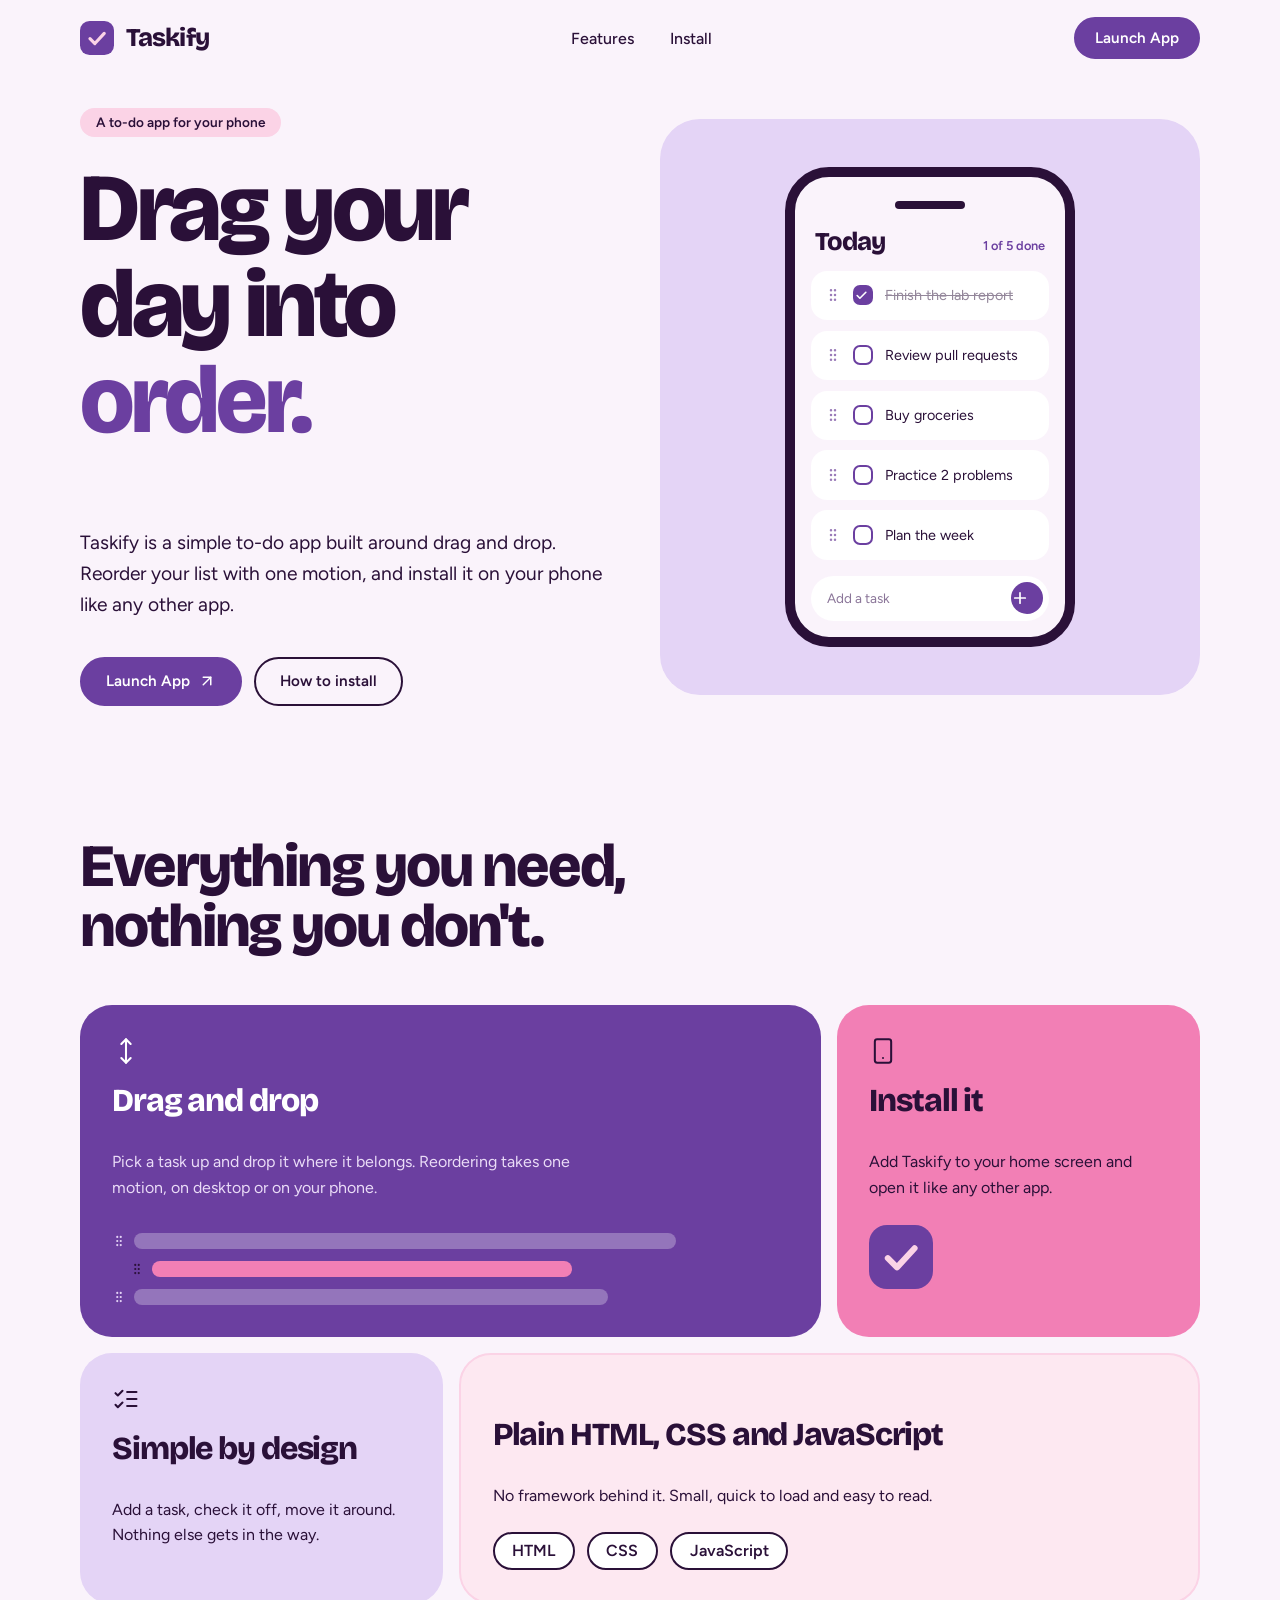
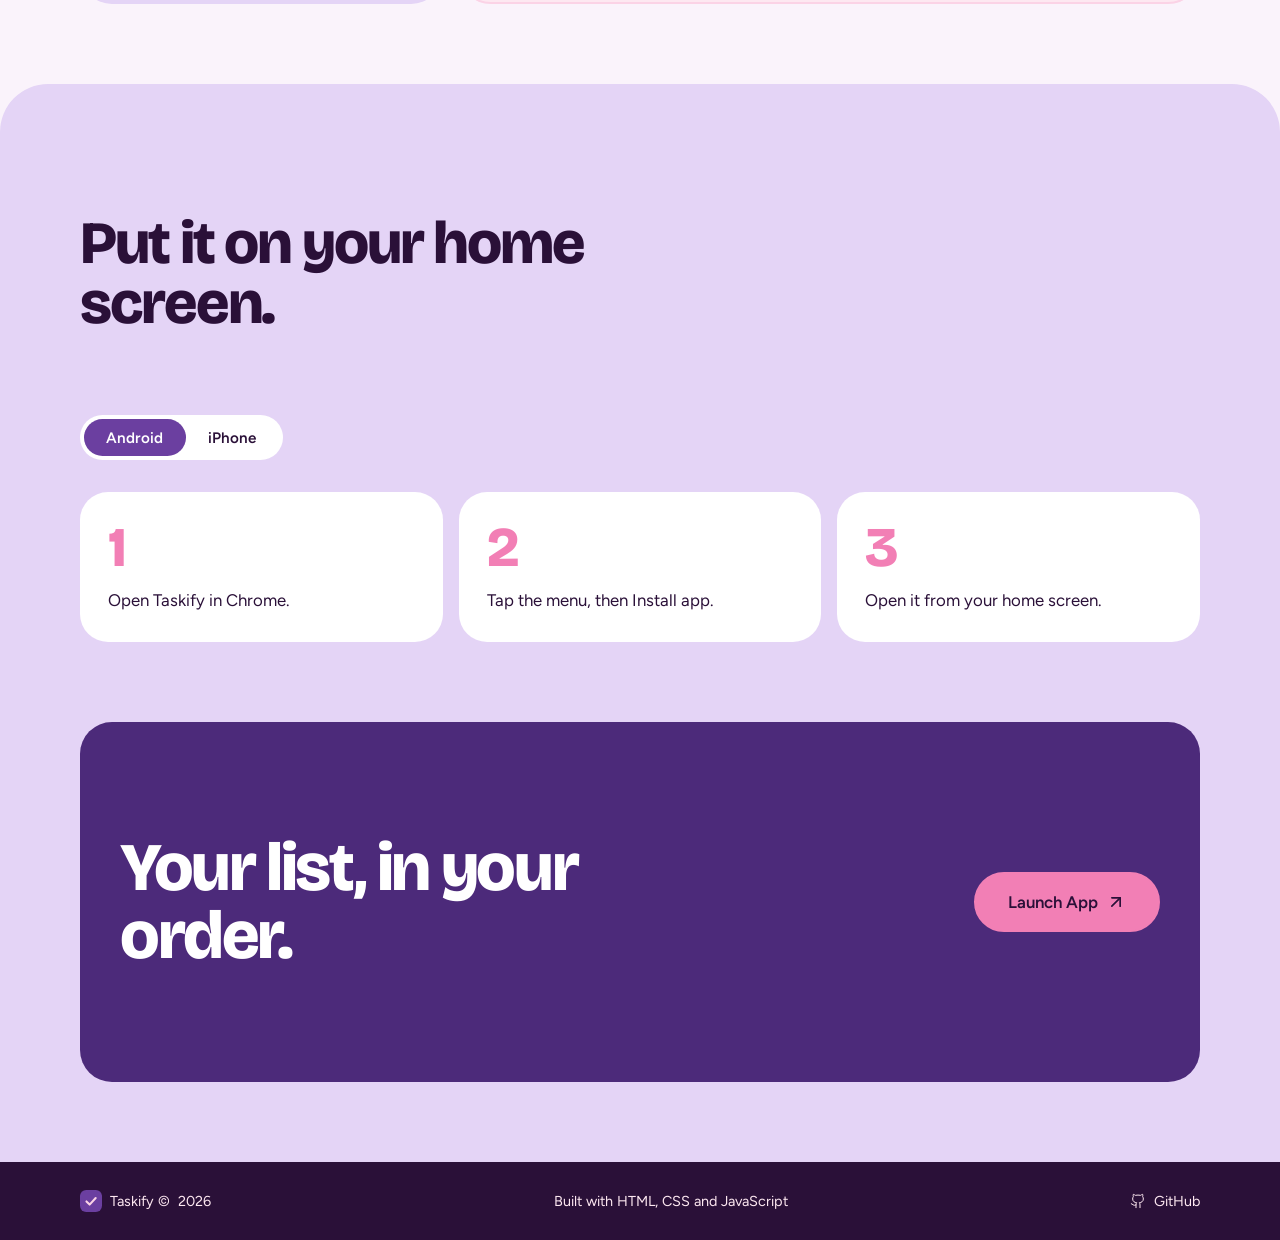
<file: landing.html>
<!DOCTYPE html>
<html lang="en">
<head>
  <meta charset="UTF-8">
  <meta name="viewport" content="width=device-width, initial-scale=1.0">
  <title>Taskify - Drag your day into order</title>
  <meta name="description" content="Taskify is a simple to-do app built around drag and drop. Reorder your list with one motion, and install it on your phone like any other app.">
  <link rel="icon" type="image/png" href="images/icon.png">
  <link rel="manifest" href="./manifest.json">
  <meta name="theme-color" content="#FAF3FB">
  <link rel="preconnect" href="https://fonts.googleapis.com">
  <link rel="preconnect" href="https://fonts.gstatic.com" crossorigin>
  <link href="https://fonts.googleapis.com/css2?family=Bricolage+Grotesque:opsz,wght@12..96,500;12..96,700;12..96,800&family=Figtree:wght@400;500;600&display=swap" rel="stylesheet">
  <style>
    :root {
      --bg: #FAF3FB;
      --ink: #2A1038;
      --purple: #6B3FA0;
      --purple-d: #4C2A7A;
      --pink: #F27FB5;
      --pink-l: #FBD3E6;
      --lilac: #E4D4F6;
      --blush: #FDE8F1;
      --white: #fff;
    }
    * { box-sizing: border-box; }
    html { scroll-behavior: smooth; }
    body {
      margin: 0;
      background: var(--bg);
      color: var(--ink);
      font-family: 'Figtree', system-ui, sans-serif;
      -webkit-font-smoothing: antialiased;
    }
    a { color: inherit; }
    .disp {
      font-family: 'Bricolage Grotesque', 'Figtree', sans-serif;
      font-weight: 800;
      letter-spacing: -.035em;
      line-height: 1;
    }
    .wrap {
      max-width: 1160px;
      margin: 0 auto;
      padding: 0 1.25rem;
    }
    .btn {
      display: inline-flex;
      align-items: center;
      gap: .5rem;
      padding: .85rem 1.5rem;
      border-radius: 999px;
      font-weight: 600;
      font-size: .95rem;
      text-decoration: none;
      border: 2px solid var(--ink);
      transition: background .15s, color .15s;
      cursor: pointer;
    }
    .btn-purple {
      background: var(--purple);
      color: #fff;
      border-color: var(--purple);
    }
    .btn-purple:hover {
      background: var(--purple-d);
      border-color: var(--purple-d);
    }
    .btn-pink {
      background: var(--pink);
      color: var(--ink);
    }
    .btn-pink:hover {
      background: var(--ink);
      color: var(--pink);
    }
    .btn-line {
      background: transparent;
      color: var(--ink);
    }
    .btn-line:hover {
      background: var(--lilac);
    }
    .tile {
      border-radius: 2rem;
      padding: 2rem;
      overflow: hidden;
    }
    .reveal {
      opacity: 0;
      transform: translateY(14px);
      transition: opacity .6s ease, transform .6s ease;
    }
    .reveal.in {
      opacity: 1;
      transform: none;
    }
    :focus-visible {
      outline: 3px solid var(--purple);
      outline-offset: 3px;
    }
    @media (prefers-reduced-motion: reduce) {
      .reveal { opacity: 1; transform: none; transition: none; }
      html { scroll-behavior: auto; }
    }

    /* Layout & Tailwind-compatible utilities */
    .flex { display: flex; }
    .inline-flex { display: inline-flex; }
    .flex-col { flex-direction: column; }
    .flex-row { flex-direction: row; }
    .flex-wrap { flex-wrap: wrap; }
    .items-center { align-items: center; }
    .items-baseline { align-items: baseline; }
    .justify-between { justify-content: space-between; }
    .self-start { align-self: flex-start; }

    .grid { display: grid; }
    .grid-cols-1 { grid-template-columns: repeat(1, minmax(0, 1fr)); }

    .gap-2 { gap: 0.5rem; }
    .gap-3 { gap: 0.75rem; }
    .gap-4 { gap: 1rem; }
    .gap-8 { gap: 2rem; }
    .gap-9 { gap: 2.25rem; }
    .gap-10 { gap: 2.5rem; }

    .mt-3 { margin-top: 0.75rem; }
    .mt-4 { margin-top: 1rem; }
    .mt-6 { margin-top: 1.5rem; }
    .mt-7 { margin-top: 1.75rem; }
    .mt-8 { margin-top: 2rem; }
    .mt-9 { margin-top: 2.25rem; }
    .mt-10 { margin-top: 2.5rem; }
    .mb-4 { margin-bottom: 1rem; }
    .px-1 { padding-left: 0.25rem; padding-right: 0.25rem; }

    .hidden { display: none; }

    @media (min-width: 640px) {
      .sm\:flex-row { flex-direction: row; }
    }

    @media (min-width: 768px) {
      .md\:flex { display: flex; }
      .md\:flex-row { flex-direction: row; }
      .md\:items-center { align-items: center; }
      .md\:self-auto { align-self: auto; }
      .md\:grid-cols-3 { grid-template-columns: repeat(3, minmax(0, 1fr)); }
    }

    @media (min-width: 1024px) {
      .lg\:grid-cols-2 { grid-template-columns: repeat(2, minmax(0, 1fr)); }
      .lg\:grid-cols-6 { grid-template-columns: repeat(6, minmax(0, 1fr)); }
      .lg\:col-span-4 { grid-column: span 4 / span 4; }
      .lg\:col-span-2 { grid-column: span 2 / span 2; }
    }
  </style>
</head>
<body>
  <!-- Header -->
  <header style="position: sticky; top: 0; z-index: 20; background: var(--bg);">
    <nav aria-label="Main" class="wrap flex items-center justify-between" style="height: 76px;">
      <a href="#top" class="flex items-center gap-3" style="text-decoration: none;">
        <svg width="34" height="34" viewBox="0 0 32 32" aria-hidden="true">
          <rect width="32" height="32" rx="9" fill="#6B3FA0" />
          <polyline points="9.4,16.6 14,21.2 22.8,11.6" fill="none" stroke="#FBD3E6" stroke-width="3" stroke-linecap="round" stroke-linejoin="round" />
        </svg>
        <span class="disp" style="font-size: 1.6rem;">Taskify</span>
      </a>
      <ul class="hidden md:flex gap-9" style="list-style: none; margin: 0; padding: 0; font-weight: 500;">
        <li><a href="#features" style="text-decoration: none;">Features</a></li>
        <li><a href="#install" style="text-decoration: none;">Install</a></li>
      </ul>
      <a href="./index.html" class="btn btn-purple app-launch-link" style="padding: .6rem 1.2rem;">Launch App</a>
    </nav>
  </header>

  <main>
    <!-- Hero Section -->
    <section id="top" class="wrap grid grid-cols-1 lg:grid-cols-2 gap-10 items-center" style="padding-top: 2rem; padding-bottom: 5rem;">
      <div>
        <span style="display: inline-block; background: var(--pink-l); border-radius: 99px; padding: .4rem 1rem; font-size: .85rem; font-weight: 600;">
          A to-do app for your phone
        </span>
        <h1 class="disp mt-6" style="font-size: clamp(3.25rem, 8vw, 6rem);">
          Drag your day into <span style="color: var(--purple);">order.</span>
        </h1>
        <p class="mt-7" style="font-size: 1.2rem; line-height: 1.6; max-width: 34rem;">
          Taskify is a simple to-do app built around drag and drop. Reorder your list with one motion, and install it on your phone like any other app.
        </p>
        <div class="mt-9 flex flex-wrap gap-3">
          <a href="./index.html" class="btn btn-purple app-launch-link">
            Launch App
            <svg width="18" height="18" viewBox="0 0 24 24" fill="none" stroke="currentColor" stroke-width="2" stroke-linecap="round" stroke-linejoin="round" aria-hidden="true"><path d="M7 7h10v10"/><path d="M7 17 17 7"/></svg>
          </a>
          <a href="#install" class="btn btn-line">How to install</a>
        </div>
      </div>
      <div style="background: var(--lilac); border-radius: 2.5rem; padding: 3rem 1rem;">
        <!-- Phone Mockup -->
        <div role="img" aria-label="Taskify running on a phone" style="width: 290px; margin: 0 auto; border: 10px solid var(--ink); border-radius: 2.75rem; background: var(--bg); padding: 1.5rem 1rem 1rem;">
          <div style="width: 70px; height: 8px; background: var(--ink); border-radius: 99px; margin: 0 auto 1.25rem;"></div>
          <div class="flex items-baseline justify-between px-1 mb-4">
            <p class="disp" style="font-size: 1.6rem; margin: 0;">Today</p>
            <p style="font-size: .8rem; font-weight: 600; color: var(--purple); margin: 0;">1 of 5 done</p>
          </div>
          <ul id="phone-task-list" style="list-style: none; margin: 0; padding: 0; display: flex; flex-direction: column; gap: .65rem;">
            <!-- Populated via script -->
          </ul>
          <div class="flex items-center justify-between mt-4" style="background: var(--white); border-radius: 999px; padding: .4rem .4rem .4rem 1rem; font-size: .85rem; color: #8B7699;">
            Add a task
            <span class="flex items-center justify-center" style="width: 32px; height: 32px; border-radius: 99px; background: var(--purple); color: #fff;">
              <svg width="18" height="18" viewBox="0 0 24 24" fill="none" stroke="currentColor" stroke-width="2.25" stroke-linecap="round" stroke-linejoin="round"><line x1="12" y1="5" x2="12" y2="19"/><line x1="5" y1="12" x2="19" y2="12"/></svg>
            </span>
          </div>
        </div>
      </div>
    </section>

    <!-- Features Section -->
    <section id="features" class="wrap" style="padding-bottom: 5rem;">
      <div class="reveal">
        <h2 class="disp" style="font-size: clamp(2.25rem, 5vw, 3.75rem); max-width: 16ch;">Everything you need, nothing you don't.</h2>
        <div class="mt-10 grid grid-cols-1 lg:grid-cols-6 gap-4">
          <article class="tile lg:col-span-4" style="background: var(--purple); color: #fff;">
            <svg width="28" height="28" viewBox="0 0 24 24" fill="none" stroke="currentColor" stroke-width="1.75" stroke-linecap="round" stroke-linejoin="round" aria-hidden="true"><polyline points="8 18 12 22 16 18"/><polyline points="8 6 12 2 16 6"/><line x1="12" y1="2" x2="12" y2="22"/></svg>
            <h3 class="disp mt-4" style="font-size: 2rem;">Drag and drop</h3>
            <p class="mt-3" style="line-height: 1.6; max-width: 30rem; color: #EADCF7;">Pick a task up and drop it where it belongs. Reordering takes one motion, on desktop or on your phone.</p>
            <div class="mt-8 flex flex-col gap-3">
              <div class="flex items-center gap-2">
                <svg width="14" height="14" viewBox="0 0 24 24" fill="none" stroke="#E4D4F6" stroke-width="1.75" stroke-linecap="round" stroke-linejoin="round" aria-hidden="true"><circle cx="9" cy="12" r="1"/><circle cx="9" cy="5" r="1"/><circle cx="9" cy="19" r="1"/><circle cx="15" cy="12" r="1"/><circle cx="15" cy="5" r="1"/><circle cx="15" cy="19" r="1"/></svg>
                <div style="height: 16px; width: 80%; border-radius: 99px; background: rgba(255,255,255,.28);"></div>
              </div>
              <div class="flex items-center gap-2" style="transform: translateX(18px);">
                <svg width="14" height="14" viewBox="0 0 24 24" fill="none" stroke="#2A1038" stroke-width="1.75" stroke-linecap="round" stroke-linejoin="round" aria-hidden="true"><circle cx="9" cy="12" r="1"/><circle cx="9" cy="5" r="1"/><circle cx="9" cy="19" r="1"/><circle cx="15" cy="12" r="1"/><circle cx="15" cy="5" r="1"/><circle cx="15" cy="19" r="1"/></svg>
                <div style="height: 16px; width: 62%; border-radius: 99px; background: var(--pink);"></div>
              </div>
              <div class="flex items-center gap-2">
                <svg width="14" height="14" viewBox="0 0 24 24" fill="none" stroke="#E4D4F6" stroke-width="1.75" stroke-linecap="round" stroke-linejoin="round" aria-hidden="true"><circle cx="9" cy="12" r="1"/><circle cx="9" cy="5" r="1"/><circle cx="9" cy="19" r="1"/><circle cx="15" cy="12" r="1"/><circle cx="15" cy="5" r="1"/><circle cx="15" cy="19" r="1"/></svg>
                <div style="height: 16px; width: 70%; border-radius: 99px; background: rgba(255,255,255,.28);"></div>
              </div>
            </div>
          </article>
          <article class="tile lg:col-span-2" style="background: var(--pink);">
            <svg width="28" height="28" viewBox="0 0 24 24" fill="none" stroke="currentColor" stroke-width="1.75" stroke-linecap="round" stroke-linejoin="round" aria-hidden="true"><rect width="14" height="20" x="5" y="2" rx="2" ry="2"/><path d="M12 18h.01"/></svg>
            <h3 class="disp mt-4" style="font-size: 2rem;">Install it</h3>
            <p class="mt-3" style="line-height: 1.6;">Add Taskify to your home screen and open it like any other app.</p>
            <div class="mt-6">
              <svg width="64" height="64" viewBox="0 0 32 32" aria-hidden="true">
                <rect width="32" height="32" rx="9" fill="#6B3FA0" />
                <polyline points="9.4,16.6 14,21.2 22.8,11.6" fill="none" stroke="#FBD3E6" stroke-width="3" stroke-linecap="round" stroke-linejoin="round" />
              </svg>
            </div>
          </article>
          <article class="tile lg:col-span-2" style="background: var(--lilac);">
            <svg width="28" height="28" viewBox="0 0 24 24" fill="none" stroke="currentColor" stroke-width="1.75" stroke-linecap="round" stroke-linejoin="round" aria-hidden="true"><path d="m3 17 2 2 4-4"/><path d="m3 7 2 2 4-4"/><path d="M13 6h8"/><path d="M13 12h8"/><path d="M13 18h8"/></svg>
            <h3 class="disp mt-4" style="font-size: 2rem;">Simple by design</h3>
            <p class="mt-3" style="line-height: 1.6;">Add a task, check it off, move it around. Nothing else gets in the way.</p>
          </article>
          <article class="tile lg:col-span-4" style="background: var(--blush); border: 2px solid var(--pink-l);">
            <h3 class="disp" style="font-size: 2rem;">Plain HTML, CSS and JavaScript</h3>
            <p class="mt-3" style="line-height: 1.6; max-width: 30rem;">No framework behind it. Small, quick to load and easy to read.</p>
            <div class="mt-6 flex flex-wrap gap-3">
              <span style="background: var(--white); border: 2px solid var(--ink); border-radius: 99px; padding: .45rem 1.1rem; font-weight: 600;">HTML</span>
              <span style="background: var(--white); border: 2px solid var(--ink); border-radius: 99px; padding: .45rem 1.1rem; font-weight: 600;">CSS</span>
              <span style="background: var(--white); border: 2px solid var(--ink); border-radius: 99px; padding: .45rem 1.1rem; font-weight: 600;">JavaScript</span>
            </div>
          </article>
        </div>
      </div>
    </section>

    <!-- Install Section -->
    <section id="install" style="background: var(--lilac); border-radius: 3rem 3rem 0 0;">
      <div class="reveal wrap">
        <div style="padding: 5rem 0;">
          <h2 class="disp" style="font-size: clamp(2.25rem, 5vw, 3.75rem); max-width: 16ch;">Put it on your home screen.</h2>
          <div class="mt-8 inline-flex" role="tablist" style="background: var(--white); border-radius: 99px; padding: 4px;">
            <button role="tab" id="tab-android" data-os-tab="Android" aria-selected="true"
              style="border: 0; cursor: pointer; font-family: inherit; font-weight: 600; font-size: .95rem; padding: .6rem 1.4rem; border-radius: 99px; background: var(--purple); color: #fff; transition: background .15s, color .15s;">
              Android
            </button>
            <button role="tab" id="tab-iphone" data-os-tab="iPhone" aria-selected="false"
              style="border: 0; cursor: pointer; font-family: inherit; font-weight: 600; font-size: .95rem; padding: .6rem 1.4rem; border-radius: 99px; background: transparent; color: var(--ink); transition: background .15s, color .15s;">
              iPhone
            </button>
          </div>
          <ol id="install-steps" class="grid grid-cols-1 md:grid-cols-3 gap-4" style="list-style: none; margin: 0; padding: 0; margin-top: 2rem;">
            <!-- Rendered via JS -->
          </ol>
        </div>
      </div>
    </section>

    <!-- Final CTA -->
    <section style="background: var(--lilac);">
      <div class="wrap" style="padding-bottom: 5rem;">
        <div class="reveal">
          <div class="tile flex flex-col md:flex-row md:items-center justify-between gap-8" style="background: var(--purple-d); color: #fff; padding: 3.5rem 2.5rem;">
            <h2 class="disp" style="font-size: clamp(2.5rem, 6vw, 4.25rem); max-width: 12ch;">Your list, in your order.</h2>
            <a href="./index.html" class="btn btn-pink self-start md:self-auto app-launch-link" style="padding: 1.1rem 2rem; font-size: 1.05rem; border-color: var(--pink);">
              Launch App
              <svg width="20" height="20" viewBox="0 0 24 24" fill="none" stroke="currentColor" stroke-width="2" stroke-linecap="round" stroke-linejoin="round" aria-hidden="true"><path d="M7 7h10v10"/><path d="M7 17 17 7"/></svg>
            </a>
          </div>
        </div>
      </div>
    </section>
  </main>

  <!-- Footer -->
  <footer style="background: var(--ink); color: var(--blush);">
    <div class="wrap flex flex-col sm:flex-row gap-4 justify-between items-center" style="padding: 1.75rem 1.25rem; font-size: .9rem;">
      <span class="flex items-center gap-2">
        <svg width="22" height="22" viewBox="0 0 32 32" aria-hidden="true">
          <rect width="32" height="32" rx="9" fill="#6B3FA0" />
          <polyline points="9.4,16.6 14,21.2 22.8,11.6" fill="none" stroke="#FBD3E6" stroke-width="3" stroke-linecap="round" stroke-linejoin="round" />
        </svg>
        Taskify © <span id="current-year"></span>
      </span>
      <span>Built with HTML, CSS and JavaScript</span>
      <a href="https://github.com/your-username/taskify" target="_blank" rel="noreferrer" class="inline-flex items-center gap-2" style="text-decoration: none;">
        <svg width="16" height="16" viewBox="0 0 24 24" fill="none" stroke="currentColor" stroke-width="1.5" stroke-linecap="round" stroke-linejoin="round" aria-hidden="true"><path d="M15 22v-4a4.8 4.8 0 0 0-1-3.5c3 0 6-2 6-5.5.08-1.25-.27-2.48-1-3.5.28-1.15.28-2.35 0-3.5 0 0-1 0-3 1.5-2.64-.5-5.36-.5-8 0C6 2 5 2 5 2c-.3 1.15-.3 2.35 0 3.5A5.403 5.403 0 0 0 4 9c0 3.5 3 5.5 6 5.5-.39.49-.68 1.05-.85 1.65-.17.6-.22 1.23-.15 1.85v4"/><path d="M9 18c-4.51 2-5-2-7-2"/></svg>
        GitHub
      </a>
    </div>
  </footer>

  <script>
    // Configuration
    const APP_URL = './index.html';
    const GITHUB_URL = 'https://github.com/your-username/taskify';

    // Year
    document.getElementById('current-year').textContent = new Date().getFullYear();

    // Data
    const TASKS = [
      { id: 1, t: 'Finish the lab report', done: true },
      { id: 2, t: 'Review pull requests', done: false },
      { id: 3, t: 'Buy groceries', done: false },
      { id: 4, t: 'Practice 2 problems', done: false },
      { id: 5, t: 'Plan the week', done: false },
    ];

    const INSTALL = {
      Android: ['Open Taskify in Chrome.', 'Tap the menu, then Install app.', 'Open it from your home screen.'],
      iPhone: ['Open Taskify in Safari.', 'Tap Share, then Add to Home Screen.', 'Open it from your home screen.'],
    };

    // Update App links
    document.querySelectorAll('.app-launch-link').forEach(link => {
      link.href = APP_URL;
    });

    // Interactive Phone Animation
    const phoneState = {
      order: TASKS.map(x => x.id),
      lift: null
    };

    function renderPhone() {
      const listEl = document.getElementById('phone-task-list');
      if (!listEl) return;
      listEl.innerHTML = phoneState.order.map(id => {
        const t = TASKS.find(x => x.id === id);
        const up = phoneState.lift === id;
        return `
          <li class="flex items-center gap-3"
              style="background: ${up ? 'var(--pink-l)' : 'var(--white)'}; border-radius: 1rem; padding: .8rem .75rem; font-size: .9rem; border: 2px solid ${up ? 'var(--pink)' : 'transparent'}; transform: ${up ? 'scale(1.04) rotate(-1.5deg)' : 'none'}; transition: transform .2s, background .2s;">
            <svg width="16" height="16" viewBox="0 0 24 24" fill="none" stroke="#9A7BB8" stroke-width="1.75" stroke-linecap="round" stroke-linejoin="round" aria-hidden="true" style="flex-shrink:0;">
              <circle cx="9" cy="12" r="1"/><circle cx="9" cy="5" r="1"/><circle cx="9" cy="19" r="1"/>
              <circle cx="15" cy="12" r="1"/><circle cx="15" cy="5" r="1"/><circle cx="15" cy="19" r="1"/>
            </svg>
            <span class="flex items-center justify-center" style="width: 20px; height: 20px; border-radius: 7px; flex-shrink: 0; background: ${t.done ? 'var(--purple)' : 'transparent'}; border: 2px solid var(--purple); color: #fff;">
              ${t.done ? '<svg width="13" height="13" viewBox="0 0 24 24" fill="none" stroke="currentColor" stroke-width="3" stroke-linecap="round" stroke-linejoin="round"><polyline points="20 6 9 17 4 12"/></svg>' : ''}
            </span>
            <span style="text-decoration: ${t.done ? 'line-through' : 'none'}; opacity: ${t.done ? 0.5 : 1};">${t.t}</span>
          </li>
        `;
      }).join('');
    }

    renderPhone();

    if (!window.matchMedia('(prefers-reduced-motion: reduce)').matches) {
      let dropTimeout;
      setInterval(() => {
        phoneState.lift = phoneState.order[3];
        renderPhone();
        dropTimeout = setTimeout(() => {
          if (phoneState.lift !== null) {
            phoneState.order = [phoneState.lift, ...phoneState.order.filter(x => x !== phoneState.lift)];
            phoneState.lift = null;
            renderPhone();
          }
        }, 1000);
      }, 3200);
    }

    // Install Tabs logic
    let currentOs = 'Android';
    function renderInstall() {
      const stepsEl = document.getElementById('install-steps');
      if (!stepsEl) return;
      stepsEl.innerHTML = INSTALL[currentOs].map((step, i) => `
        <li style="background: var(--white); border-radius: 1.75rem; padding: 1.75rem;">
          <span class="disp" style="font-size: 3.5rem; color: var(--pink); line-height: 1; display: block;">${i + 1}</span>
          <p class="mt-3" style="font-size: 1.05rem; line-height: 1.5; margin: 0.75rem 0 0;">${step}</p>
        </li>
      `).join('');

      document.querySelectorAll('[data-os-tab]').forEach(btn => {
        const isSelected = btn.dataset.osTab === currentOs;
        btn.setAttribute('aria-selected', isSelected ? 'true' : 'false');
        btn.style.background = isSelected ? 'var(--purple)' : 'transparent';
        btn.style.color = isSelected ? '#fff' : 'var(--ink)';
      });
    }

    document.querySelectorAll('[data-os-tab]').forEach(btn => {
      btn.addEventListener('click', () => {
        currentOs = btn.dataset.osTab;
        renderInstall();
      });
    });

    renderInstall();

    // Reveal on scroll (IntersectionObserver)
    const reveals = document.querySelectorAll('.reveal');
    const io = new IntersectionObserver(entries => {
      entries.forEach(entry => {
        if (entry.isIntersecting) {
          entry.target.classList.add('in');
          io.unobserve(entry.target);
        }
      });
    }, { threshold: 0.12 });

    reveals.forEach(el => io.observe(el));

    // Service Worker Registration
    if ('serviceWorker' in navigator) {
      window.addEventListener('load', () => {
        navigator.serviceWorker.register('./sw.js')
          .then(() => console.log('Service Worker Registered'))
          .catch(err => console.log('SW registration failed', err));
      });
    }
  </script>
</body>
</html>
</file>
